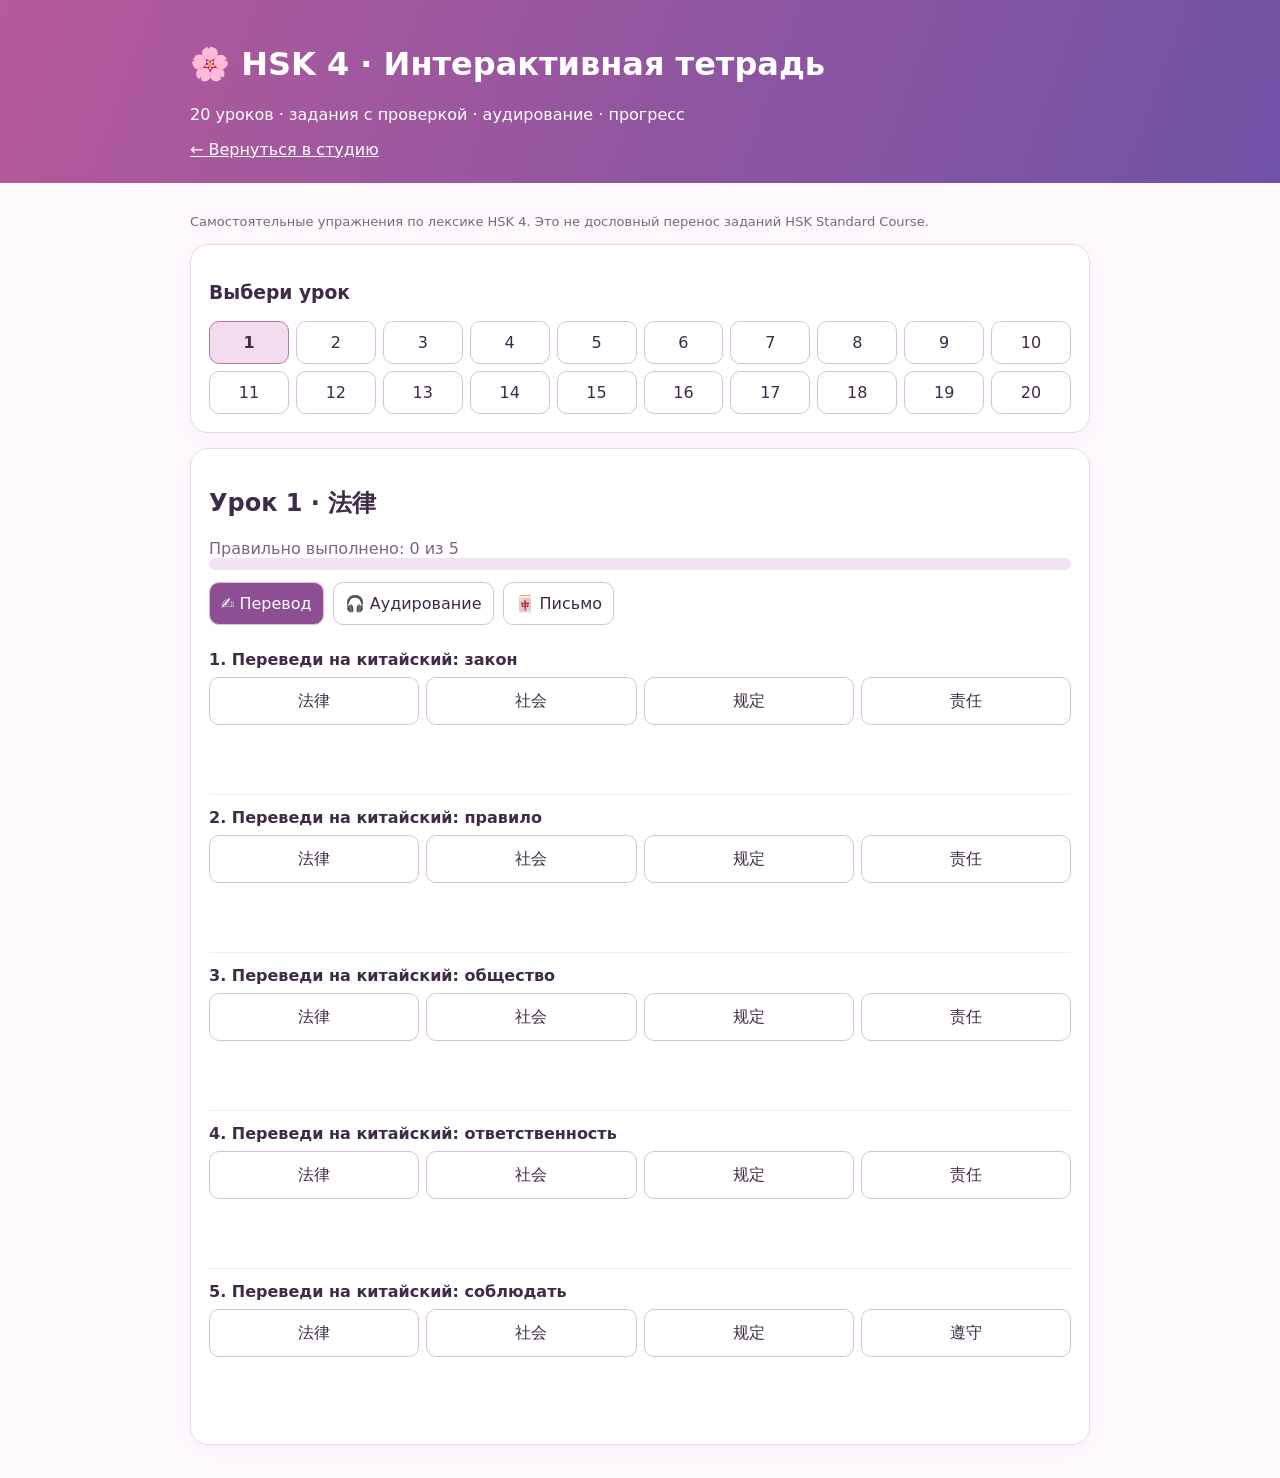
<file: workbook.html>
<!doctype html><html lang="ru"><head><meta charset="utf-8"><meta name="viewport" content="width=device-width,initial-scale=1"><title>HSK 4 — интерактивная тетрадь</title><style>body{margin:0;background:#fff8fd;color:#3d2b47;font:16px system-ui,sans-serif}header{background:linear-gradient(110deg,#b55a9a,#7052a6);color:white;padding:24px max(16px,calc((100vw - 900px)/2))}main{max-width:900px;margin:auto;padding:18px}a{color:#8b4385}.panel{background:white;border:1px solid #e8d7e9;border-radius:18px;padding:18px;margin:15px 0;box-shadow:0 5px 20px #66336609}button,select,input{font:inherit;border-radius:10px;padding:11px;border:1px solid #d9bfdc;background:white;color:#3d2b47}button{cursor:pointer}button:active{transform:scale(.98)}.primary{background:#8d4e93;color:white}.row{display:flex;flex-wrap:wrap;gap:9px;margin:12px 0}.word{font-size:27px}.muted{color:#76687c}.answer{font-weight:650;min-height:24px}.ok{color:#197442}.bad{color:#b33e4b}.question{padding:13px 0;border-bottom:1px solid #eee}.question:last-child{border:0}.options{display:grid;grid-template-columns:repeat(auto-fit,minmax(135px,1fr));gap:7px;margin:8px 0}.options button{min-height:48px}.options button:disabled{opacity:.6}.progress{background:#f1e3f2;border-radius:20px;height:12px;overflow:hidden}.fill{background:#9253a5;height:100%;transition:width .2s}.nav{display:grid;grid-template-columns:repeat(auto-fit,minmax(75px,1fr));gap:7px}.nav button.active{background:#f2dced;border-color:#ae78aa;font-weight:700}input{max-width:100%;box-sizing:border-box}.small{font-size:13px}</style></head><body><header><h1>🌸 HSK 4 · Интерактивная тетрадь</h1><p>20 уроков · задания с проверкой · аудирование · прогресс</p><a style="color:white" href="./">← Вернуться в студию</a></header><main><p class="muted small">Самостоятельные упражнения по лексике HSK 4. Это не дословный перенос заданий HSK Standard Course.</p><div class="panel"><h3>Выбери урок</h3><div id="nav" class="nav"></div></div><div class="panel"><h2 id="heading"></h2><div id="progressText" class="muted"></div><div class="progress"><div id="fill" class="fill"></div></div><div class="row"><button id="mode1" class="primary">✍️ Перевод</button><button id="mode2">🎧 Аудирование</button><button id="mode3">🀄 Письмо</button></div><div id="task"></div></div></main><script>const DATA=[{"title":"法律","words":[{"h":"法律","p":"fǎlǜ","r":"закон"},{"h":"规定","p":"guīdìng","r":"правило"},{"h":"社会","p":"shèhuì","r":"общество"},{"h":"责任","p":"zérèn","r":"ответственность"},{"h":"遵守","p":"zūnshǒu","r":"соблюдать"}]},{"title":"朋友","words":[{"h":"朋友","p":"péngyou","r":"друг"},{"h":"理解","p":"lǐjiě","r":"понимать"},{"h":"帮助","p":"bāngzhù","r":"помогать"},{"h":"联系","p":"liánxì","r":"поддерживать связь"},{"h":"信任","p":"xìnrèn","r":"доверять"}]},{"title":"旅行","words":[{"h":"旅行","p":"lǚxíng","r":"путешествие"},{"h":"安排","p":"ānpái","r":"планировать"},{"h":"出发","p":"chūfā","r":"отправляться"},{"h":"到达","p":"dàodá","r":"прибывать"},{"h":"行李","p":"xíngli","r":"багаж"}]},{"title":"健康","words":[{"h":"健康","p":"jiànkāng","r":"здоровье"},{"h":"锻炼","p":"duànliàn","r":"тренироваться"},{"h":"习惯","p":"xíguàn","r":"привычка"},{"h":"休息","p":"xiūxi","r":"отдыхать"},{"h":"精神","p":"jīngshen","r":"энергия"}]},{"title":"工作","words":[{"h":"工作","p":"gōngzuò","r":"работа"},{"h":"经验","p":"jīngyàn","r":"опыт"},{"h":"负责","p":"fùzé","r":"отвечать за"},{"h":"任务","p":"rènwu","r":"задача"},{"h":"完成","p":"wánchéng","r":"завершить"}]},{"title":"学习","words":[{"h":"学习","p":"xuéxí","r":"учиться"},{"h":"复习","p":"fùxí","r":"повторять"},{"h":"提高","p":"tígāo","r":"повышать"},{"h":"知识","p":"zhīshi","r":"знания"},{"h":"进步","p":"jìnbù","r":"прогресс"}]},{"title":"家庭","words":[{"h":"家庭","p":"jiātíng","r":"семья"},{"h":"照顾","p":"zhàogù","r":"заботиться"},{"h":"父母","p":"fùmǔ","r":"родители"},{"h":"关系","p":"guānxi","r":"отношения"},{"h":"支持","p":"zhīchí","r":"поддерживать"}]},{"title":"购物","words":[{"h":"购物","p":"gòuwù","r":"покупки"},{"h":"价格","p":"jiàgé","r":"цена"},{"h":"质量","p":"zhìliàng","r":"качество"},{"h":"选择","p":"xuǎnzé","r":"выбирать"},{"h":"合适","p":"héshì","r":"подходящий"}]},{"title":"天气","words":[{"h":"天气","p":"tiānqì","r":"погода"},{"h":"温度","p":"wēndù","r":"температура"},{"h":"变化","p":"biànhuà","r":"изменение"},{"h":"影响","p":"yǐngxiǎng","r":"влиять"},{"h":"舒服","p":"shūfu","r":"комфортный"}]},{"title":"文化","words":[{"h":"文化","p":"wénhuà","r":"культура"},{"h":"传统","p":"chuántǒng","r":"традиция"},{"h":"历史","p":"lìshǐ","r":"история"},{"h":"节日","p":"jiérì","r":"праздник"},{"h":"活动","p":"huódòng","r":"мероприятие"}]},{"title":"城市","words":[{"h":"城市","p":"chéngshì","r":"город"},{"h":"交通","p":"jiāotōng","r":"транспорт"},{"h":"环境","p":"huánjìng","r":"окружающая среда"},{"h":"方便","p":"fāngbiàn","r":"удобный"},{"h":"附近","p":"fùjìn","r":"поблизости"}]},{"title":"食物","words":[{"h":"食物","p":"shíwù","r":"еда"},{"h":"味道","p":"wèidào","r":"вкус"},{"h":"新鲜","p":"xīnxiān","r":"свежий"},{"h":"尝","p":"cháng","r":"пробовать"},{"h":"菜单","p":"càidān","r":"меню"}]},{"title":"交流","words":[{"h":"交流","p":"jiāoliú","r":"общаться"},{"h":"表达","p":"biǎodá","r":"выражать"},{"h":"解释","p":"jiěshì","r":"объяснять"},{"h":"意见","p":"yìjiàn","r":"мнение"},{"h":"同意","p":"tóngyì","r":"соглашаться"}]},{"title":"时间","words":[{"h":"时间","p":"shíjiān","r":"время"},{"h":"及时","p":"jíshí","r":"вовремя"},{"h":"准时","p":"zhǔnshí","r":"точно вовремя"},{"h":"提前","p":"tíqián","r":"заранее"},{"h":"计划","p":"jìhuà","r":"план"}]},{"title":"情绪","words":[{"h":"情绪","p":"qíngxù","r":"эмоции"},{"h":"紧张","p":"jǐnzhāng","r":"нервничать"},{"h":"高兴","p":"gāoxìng","r":"радоваться"},{"h":"担心","p":"dānxīn","r":"беспокоиться"},{"h":"放松","p":"fàngsōng","r":"расслабляться"}]},{"title":"科技","words":[{"h":"科技","p":"kējì","r":"технологии"},{"h":"网络","p":"wǎngluò","r":"интернет"},{"h":"信息","p":"xìnxī","r":"информация"},{"h":"使用","p":"shǐyòng","r":"использовать"},{"h":"发展","p":"fāzhǎn","r":"развитие"}]},{"title":"运动","words":[{"h":"运动","p":"yùndòng","r":"спорт"},{"h":"比赛","p":"bǐsài","r":"соревнование"},{"h":"坚持","p":"jiānchí","r":"упорно продолжать"},{"h":"参加","p":"cānjiā","r":"участвовать"},{"h":"成功","p":"chénggōng","r":"успех"}]},{"title":"自然","words":[{"h":"自然","p":"zìrán","r":"природа"},{"h":"保护","p":"bǎohù","r":"защищать"},{"h":"动物","p":"dòngwù","r":"животное"},{"h":"植物","p":"zhíwù","r":"растение"},{"h":"空气","p":"kōngqì","r":"воздух"}]},{"title":"梦想","words":[{"h":"梦想","p":"mèngxiǎng","r":"мечта"},{"h":"目标","p":"mùbiāo","r":"цель"},{"h":"努力","p":"nǔlì","r":"стараться"},{"h":"机会","p":"jīhuì","r":"возможность"},{"h":"实现","p":"shíxiàn","r":"осуществить"}]},{"title":"复习","words":[{"h":"总结","p":"zǒngjié","r":"подводить итог"},{"h":"掌握","p":"zhǎngwò","r":"овладеть"},{"h":"运用","p":"yùnyòng","r":"применять"},{"h":"比较","p":"bǐjiào","r":"сравнивать"},{"h":"继续","p":"jìxù","r":"продолжать"}]}];let lesson=0,mode=0;let scores={};try{scores=JSON.parse(localStorage.getItem('hsk4-workbook-v1')||'{}')}catch(e){}const el=id=>document.getElementById(id);const esc=s=>String(s).replace(/[&<>"']/g,c=>({'&':'&amp;','<':'&lt;','>':'&gt;','"':'&quot;',"'":'&#39;'}[c]));function save(){localStorage.setItem('hsk4-workbook-v1',JSON.stringify(scores));}function speak(t){if(!window.speechSynthesis){alert('Озвучивание не поддерживается браузером');return;}const synth=speechSynthesis;synth.cancel();const voices=synth.getVoices();const voice=voices.find(v=>/^zh[-_](CN|Hans)/i.test(v.lang))||voices.find(v=>/^zh/i.test(v.lang));const u=new SpeechSynthesisUtterance(t);if(voice)u.voice=voice;u.lang=voice?.lang||'zh-CN';u.rate=.8;u.onerror=e=>{if(!['canceled','interrupted'].includes(e.error))alert('Проверь китайский голос в настройках телефона: '+e.error)};synth.speak(u);if(synth.paused)synth.resume();}function key(i){return lesson+':'+mode+':'+i;}function check(i,val){const w=DATA[lesson].words[i];const correct=mode===2?w.h:w.h;const good=val.trim()===correct;scores[key(i)]=good;save();el('fb'+i).innerHTML=good?'<span class="ok">✓ Правильно!</span>':'<span class="bad">Правильный ответ: '+esc(w.h)+' ('+esc(w.p)+')</span>';updateProgress();}function choose(i,v){check(i,v);document.querySelectorAll('[data-q="'+i+'"]').forEach(b=>b.disabled=true);}function updateProgress(){let n=DATA[lesson].words.length;let done=Array.from({length:n},(_,i)=>scores[key(i)]===true).filter(Boolean).length;el('progressText').textContent='Правильно выполнено: '+done+' из '+n;el('fill').style.width=(100*done/n)+'%';}function render(){el('nav').innerHTML=DATA.map((d,i)=>'<button class="'+(i===lesson?'active':'')+'" onclick="lesson='+i+';render()">'+(i+1)+'</button>').join('');el('heading').textContent='Урок '+(lesson+1)+' · '+DATA[lesson].title;for(let j=0;j<3;j++)el('mode'+(j+1)).className=j===mode?'primary':'';let words=DATA[lesson].words;el('task').innerHTML=words.map((w,i)=>{let options=[w,...words.filter((_,k)=>k!==i).slice(0,3)].sort((a,b)=>a.h.localeCompare(b.h));if(mode===0)return '<div class="question"><b>'+(i+1)+'. Переведи на китайский: '+esc(w.r)+'</b><div class="options">'+options.map(o=>'<button data-q="'+i+'" onclick="choose('+i+',\''+o.h+'\')">'+esc(o.h)+'</button>').join('')+'</div><p class="answer" id="fb'+i+'"></p></div>';if(mode===1)return '<div class="question"><b>'+(i+1)+'. Прослушай и выбери слово</b><div class="row"><button onclick="speak(DATA[lesson].words['+i+'].h)">🔊 Прослушать</button></div><div class="options">'+options.map(o=>'<button data-q="'+i+'" onclick="choose('+i+',\''+o.h+'\')">'+esc(o.h)+'</button>').join('')+'</div><p class="answer" id="fb'+i+'"></p></div>';return '<div class="question"><b>'+(i+1)+'. Напиши иероглифами: '+esc(w.r)+'</b><p class="muted">'+esc(w.p)+'</p><div class="row"><input id="input'+i+'" placeholder="Введите китайское слово" autocomplete="off"><button onclick="check('+i+',el(\'input'+i+'\').value)">Проверить</button><button onclick="speak(DATA[lesson].words['+i+'].h)">🔊</button></div><p class="answer" id="fb'+i+'"></p></div>'}).join('');updateProgress();}for(let i=0;i<3;i++)el('mode'+(i+1)).onclick=()=>{mode=i;render()};try{speechSynthesis.getVoices()}catch(e){}render();</script></body></html>
</file>
